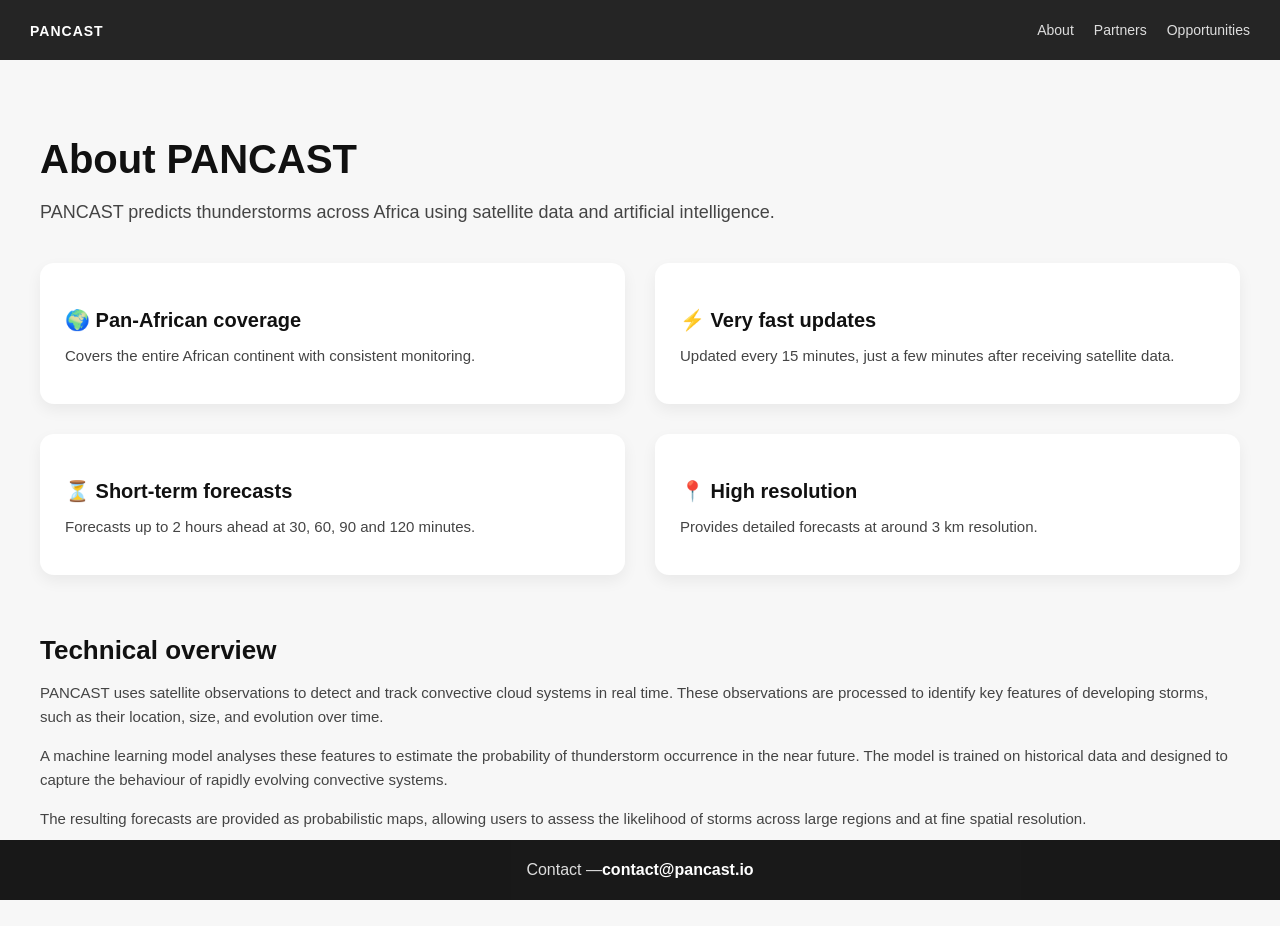
<file: about/index.html>
<!DOCTYPE html>
<html>
<head>

<meta charset="utf-8" />
<meta name="viewport" content="width=device-width, initial-scale=1.0">

<link rel="icon" href="data:image/svg+xml,%3Csvg xmlns='http://www.w3.org/2000/svg' viewBox='0 0 100 100'%3E%3Ctext x='50%25' y='50%25' dominant-baseline='middle' text-anchor='middle' font-size='80'%3E%E2%9A%A1%3C/text%3E%3C/svg%3E">

<title>About</title>

<link rel="stylesheet" href="/css/style.css"/>

<style>
body {
    margin: 0;
    font-family: Arial, sans-serif;
    background: #f7f7f7;
    color: #111;
}

/* NAVBAR */
#navbar {
    position: fixed;
    top: 0;
    width: 100%;
    height: 60px;
    background: rgba(0,0,0,0.85);
    color: white;
    display: flex;
    align-items: center;
    justify-content: space-between;
    padding: 0 30px;
    z-index: 2000;
    box-sizing: border-box;
}

#navbar .logo {
    font-weight: bold;
    font-size: 18px;
}

#navbar .links {
    display: flex;
    gap: 20px;
}

#navbar a {
    color: #ddd;
    text-decoration: none;
    font-size: 14px;
}

#navbar a:hover {
    color: white;
}

/* CONTAINER */
.container {
    width: 100%;
    padding: 110px 40px 80px 40px;
    box-sizing: border-box;
}

/* TITLE */
h1 {
    font-size: 40px;
    margin-bottom: 20px;
}

/* INTRO (FULL WIDTH NOW) */
.container > p {
    font-size: 18px;
    color: #444;
}

/* CARDS */
.cards {
    display: grid;
    grid-template-columns: repeat(2, 1fr);
    grid-template-rows: repeat(2, auto);
    gap: 30px;
    margin-top: 40px;
}

.card {
    background: white;
    border-radius: 14px;
    padding: 25px;
    box-shadow: 0 6px 15px rgba(0,0,0,0.06);
}

.card h3 {
    font-size: 20px;
    margin-bottom: 10px;
}

.card p {
    font-size: 15px;
    color: #444;
}

/* TECH SECTION (FULL WIDTH NOW) */
.tech-section {
    margin-top: 60px;
    width: 100%;
}

.tech-section h2 {
    font-size: 26px;
    margin-bottom: 15px;
}

.tech-section p {
    font-size: 15px;
    color: #444;
    line-height: 1.6;
    margin-bottom: 15px;
}

/* FOOTER */
#footer {
    position: fixed;
    bottom: 0;
    width: 100%;
    height: 60px;
    background: rgba(0,0,0,0.9);
    color: #ddd;
    display: flex;
    align-items: center;
    justify-content: center;
}

#footer b {
    color: white;
}
</style>

</head>

<body>

<!-- NAVBAR -->
<div id="navbar">
    <div class="logo">
        <a href="/" style="color:white; text-decoration:none;">
            PANCAST
        </a>
    </div>
    <div class="links">
        <a href="/about/">About</a>
        <a href="/partners/">Partners</a>
        <a href="/news/">Opportunities</a>
    </div>
</div>

<!-- CONTENT -->
<div class="container">

<h1>About PANCAST</h1>

<p>
PANCAST predicts thunderstorms across Africa using satellite data and artificial intelligence.
</p>

<div class="cards">

    <div class="card">
        <h3>🌍 Pan-African coverage</h3>
        <p>Covers the entire African continent with consistent monitoring.</p>
    </div>

    <div class="card">
        <h3>⚡ Very fast updates</h3>
        <p>Updated every 15 minutes, just a few minutes after receiving satellite data.</p>
    </div>

    <div class="card">
        <h3>⏳ Short-term forecasts</h3>
        <p>Forecasts up to 2 hours ahead at 30, 60, 90 and 120 minutes.</p>
    </div>

    <div class="card">
        <h3>📍 High resolution</h3>
        <p>Provides detailed forecasts at around 3 km resolution.</p>
    </div>

</div>

<!-- TECH DETAILS -->
<div class="tech-section">

<h2>Technical overview</h2>

<p>
PANCAST uses satellite observations to detect and track convective cloud systems in real time. These observations are processed to identify key features of developing storms, such as their location, size, and evolution over time.
</p>

<p>
A machine learning model analyses these features to estimate the probability of thunderstorm occurrence in the near future. The model is trained on historical data and designed to capture the behaviour of rapidly evolving convective systems.
</p>

<p>
The resulting forecasts are provided as probabilistic maps, allowing users to assess the likelihood of storms across large regions and at fine spatial resolution.
</p>

</div>

</div>

<!-- FOOTER -->
<div id="footer">
    Contact — <b>contact@pancast.io</b>
</div>

</body>
</html>
</file>
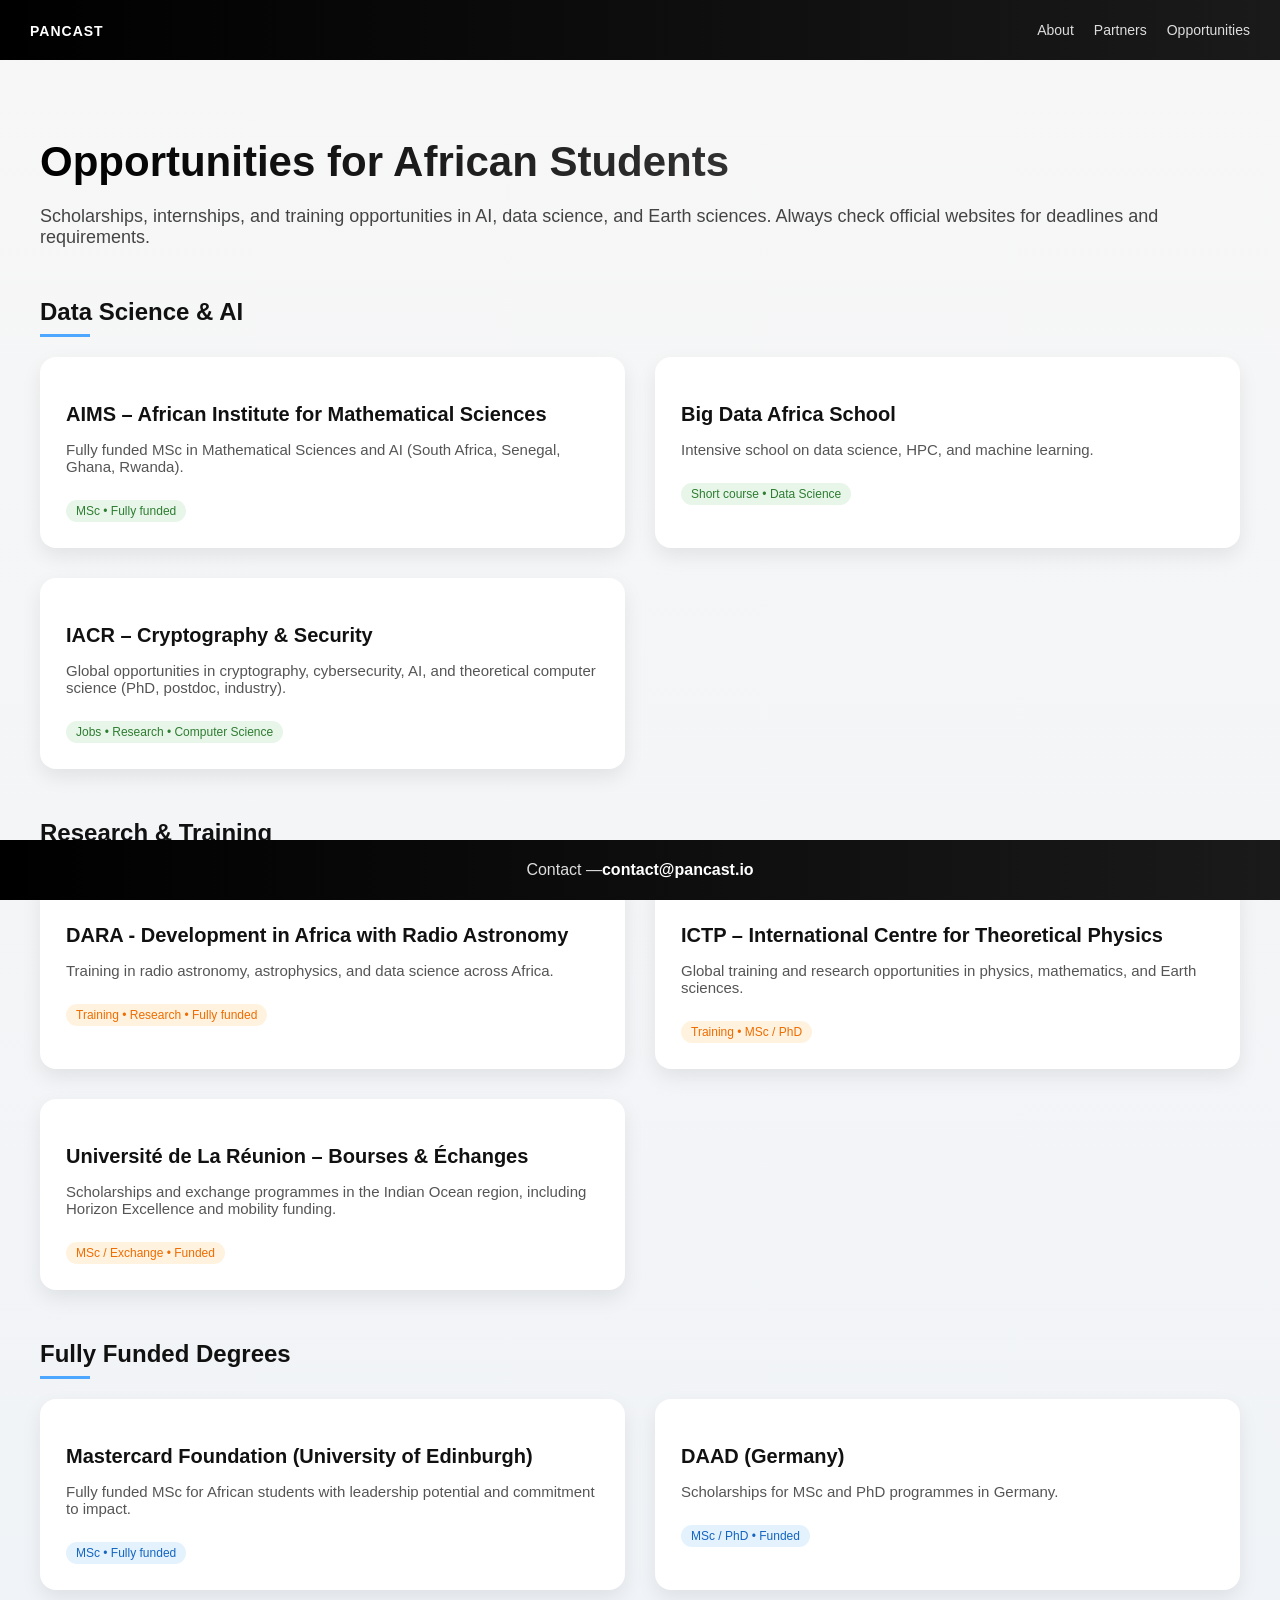
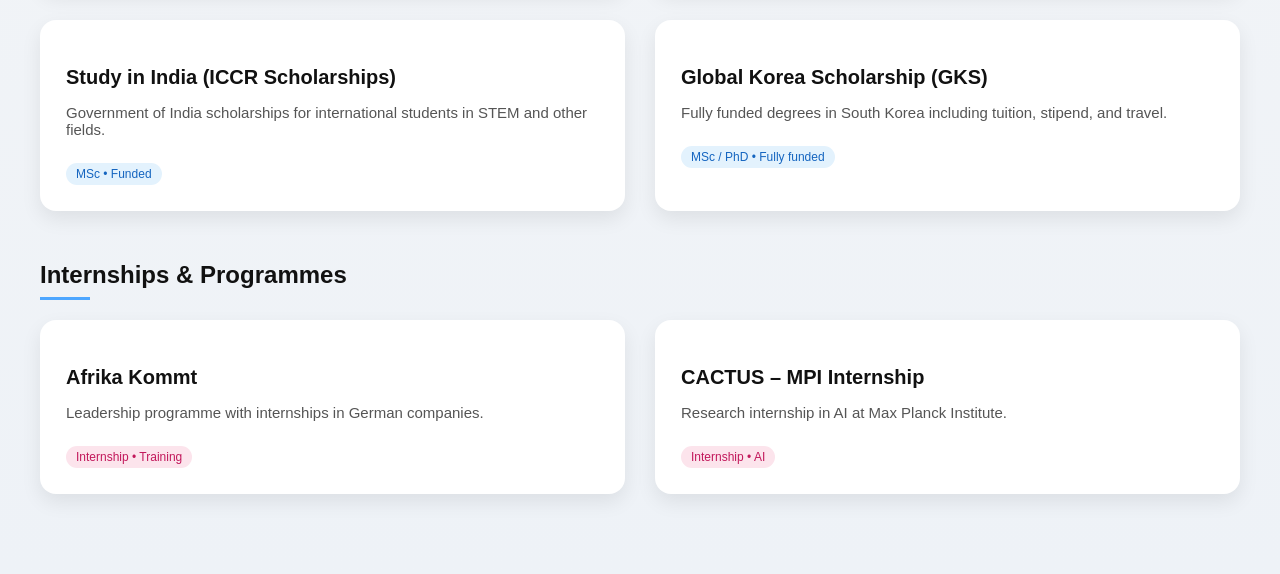
<file: news/index.html>
<!DOCTYPE html>
<html>
<head>

<meta charset="utf-8" />
<meta name="viewport" content="width=device-width, initial-scale=1.0">

<link rel="icon" href="data:image/svg+xml,%3Csvg xmlns='http://www.w3.org/2000/svg' viewBox='0 0 100 100'%3E%3Ctext x='50%25' y='50%25' dominant-baseline='middle' text-anchor='middle' font-size='80'%3E%E2%9A%A1%3C/text%3E%3C/svg%3E">

<title>Opportunities</title>

<link rel="stylesheet" href="/css/style.css"/>

<style>
body {
    margin: 0;
    font-family: Arial, sans-serif;
    background: linear-gradient(180deg, #f7f7f7 0%, #eef2f7 100%);
    color: #111;
}

/* NAVBAR */
#navbar {
    position: fixed;
    top: 0;
    width: 100%;
    height: 60px;
    background: linear-gradient(90deg, #000000, #1a1a1a);
    color: white;
    display: flex;
    align-items: center;
    justify-content: space-between;
    padding: 0 30px;
    z-index: 2000;
}

#navbar .logo {
    font-weight: bold;
    font-size: 18px;
}

#navbar .links {
    display: flex;
    gap: 20px;
}

#navbar a {
    color: #ddd;
    text-decoration: none;
    font-size: 14px;
}

#navbar a:hover {
    color: #4da6ff;
}

/* CONTAINER */
.container {
    width: 100%;
    padding: 110px 40px 80px 40px;
    box-sizing: border-box;
}

/* TITLE */
h1 {
    font-size: 42px;
    margin-bottom: 20px;
    background: linear-gradient(90deg, #000, #555);
    -webkit-background-clip: text;
    -webkit-text-fill-color: transparent;
}

/* INTRO (FIXED WIDTH ISSUE) */
.container > p {
    font-size: 18px;
    color: #444;
}

/* SECTION TITLES */
h2 {
    margin-top: 50px;
    font-size: 24px;
    position: relative;
}

h2::after {
    content: "";
    display: block;
    width: 50px;
    height: 3px;
    background: #4da6ff;
    margin-top: 8px;
}

/* CARDS */
.cards {
    display: grid;
    grid-template-columns: repeat(2, 1fr);
    gap: 30px;
    margin-top: 20px;
}

.card {
    background: white;
    border-radius: 16px;
    padding: 25px;
    box-shadow: 0 8px 20px rgba(0,0,0,0.08);
    text-decoration: none;
    color: inherit;
    transition: all 0.2s ease;
    border: 1px solid transparent;
}

.card:hover {
    transform: translateY(-6px);
    box-shadow: 0 12px 25px rgba(0,0,0,0.12);
    border: 1px solid #4da6ff;
}

.card h3 {
    font-size: 20px;
    margin-bottom: 10px;
}

.card p {
    font-size: 15px;
    color: #555;
}

.card span {
    display: inline-block;
    margin-top: 10px;
    padding: 4px 10px;
    font-size: 12px;
    border-radius: 20px;
}

/* CATEGORY COLOURS */
.cards:nth-of-type(1) .card span {
    background: #e8f5e9;
    color: #2e7d32;
}

.cards:nth-of-type(2) .card span {
    background: #fff3e0;
    color: #ef6c00;
}

.cards:nth-of-type(3) .card span {
    background: #e3f2fd;
    color: #1565c0;
}

.cards:nth-of-type(4) .card span {
    background: #fce4ec;
    color: #c2185b;
}

/* FOOTER */
#footer {
    position: fixed;
    bottom: 0;
    width: 100%;
    height: 60px;
    background: linear-gradient(90deg, #000, #1a1a1a);
    color: #ddd;
    display: flex;
    align-items: center;
    justify-content: center;
}

#footer b {
    color: white;
}
</style>

</head>

<body>

<!-- NAVBAR -->
<div id="navbar">
    <div class="logo">
        <a href="/" style="color:white; text-decoration:none;">
            PANCAST
        </a>
    </div>
    <div class="links">
        <a href="/about/">About</a>
        <a href="/partners/">Partners</a>
        <a href="/news/">Opportunities</a>
    </div>
</div>

<!-- CONTENT -->
<div class="container">

<h1>Opportunities for African Students</h1>

<p>
Scholarships, internships, and training opportunities in AI, data science, and Earth sciences.
Always check official websites for deadlines and requirements.
</p>

<!-- DATA SCIENCE & AI -->
<h2>Data Science & AI</h2>

<div class="cards">

    <a class="card" href="https://aims.ac.za/academics/prospective_students/" target="_blank">
        <h3>AIMS – African Institute for Mathematical Sciences</h3>
        <p>Fully funded MSc in Mathematical Sciences and AI (South Africa, Senegal, Ghana, Rwanda).</p>
        <span>MSc • Fully funded</span>
    </a>

    <a class="card" href="https://www.sarao.ac.za/researchandstudy/6th-big-data-africa-school/" target="_blank">
        <h3>Big Data Africa School</h3>
        <p>Intensive school on data science, HPC, and machine learning.</p>
        <span>Short course • Data Science</span>
    </a>

    <a class="card" href="https://www.iacr.org/jobs/" target="_blank">
        <h3>IACR – Cryptography & Security</h3>
        <p>Global opportunities in cryptography, cybersecurity, AI, and theoretical computer science (PhD, postdoc, industry).</p>
        <span>Jobs • Research • Computer Science</span>
    </a>

</div>

<!-- RESEARCH & TRAINING -->
<h2>Research & Training</h2>

<div class="cards">

    <a class="card" href="https://www.dara-project.org/basic-program" target="_blank">
        <h3>DARA - Development in Africa with Radio Astronomy</h3>
        <p>Training in radio astronomy, astrophysics, and data science across Africa.</p>
        <span>Training • Research • Fully funded</span>
    </a>

    <a class="card" href="https://www.ictp.it/home/opportunities-overview" target="_blank">
        <h3>ICTP – International Centre for Theoretical Physics</h3>
        <p>Global training and research opportunities in physics, mathematics, and Earth sciences.</p>
        <span>Training • MSc / PhD</span>
    </a>

    <a class="card" href="https://www.univ-reunion.fr/international/venir-etudier-a-luniversite-de-la-reunion/bourse-et-programme-dechange/" target="_blank">
        <h3>Université de La Réunion – Bourses & Échanges</h3>
        <p>Scholarships and exchange programmes in the Indian Ocean region, including Horizon Excellence and mobility funding.</p>
        <span>MSc / Exchange • Funded</span>
    </a>

</div>

<!-- DEGREES -->
<h2>Fully Funded Degrees</h2>

<div class="cards">

    <a class="card" href="https://edinburgh-global.ed.ac.uk/mastercard-foundation-scholars-program/apply-for-a-scholarship/on-campus-postgraduate-scholarships" target="_blank">
        <h3>Mastercard Foundation (University of Edinburgh)</h3>
        <p>Fully funded MSc for African students with leadership potential and commitment to impact.</p>
        <span>MSc • Fully funded</span>
    </a>

    <a class="card" href="https://www.daad.de/en/studying-in-germany/scholarships/daad-scholarships/" target="_blank">
        <h3>DAAD (Germany)</h3>
        <p>Scholarships for MSc and PhD programmes in Germany.</p>
        <span>MSc / PhD • Funded</span>
    </a>

    <a class="card" href="https://a2ascholarships.iccr.gov.in/" target="_blank">
        <h3>Study in India (ICCR Scholarships)</h3>
        <p>Government of India scholarships for international students in STEM and other fields.</p>
        <span>MSc • Funded</span>
    </a>

    <a class="card" href="https://gksscholarship.com/" target="_blank">
        <h3>Global Korea Scholarship (GKS)</h3>
        <p>Fully funded degrees in South Korea including tuition, stipend, and travel.</p>
        <span>MSc / PhD • Fully funded</span>
    </a>

</div>

<!-- INTERNSHIPS -->
<h2>Internships & Programmes</h2>

<div class="cards">

    <a class="card" href="https://afrika-kommt.de" target="_blank">
        <h3>Afrika Kommt</h3>
        <p>Leadership programme with internships in German companies.</p>
        <span>Internship • Training</span>
    </a>

    <a class="card" href="https://www.projects.tuebingen.mpg.de/internship/" target="_blank">
        <h3>CACTUS – MPI Internship</h3>
        <p>Research internship in AI at Max Planck Institute.</p>
        <span>Internship • AI</span>
    </a>

</div>

</div>

<!-- FOOTER -->
<div id="footer">
    Contact — <b>contact@pancast.io</b>
</div>

</body>
</html>
</file>
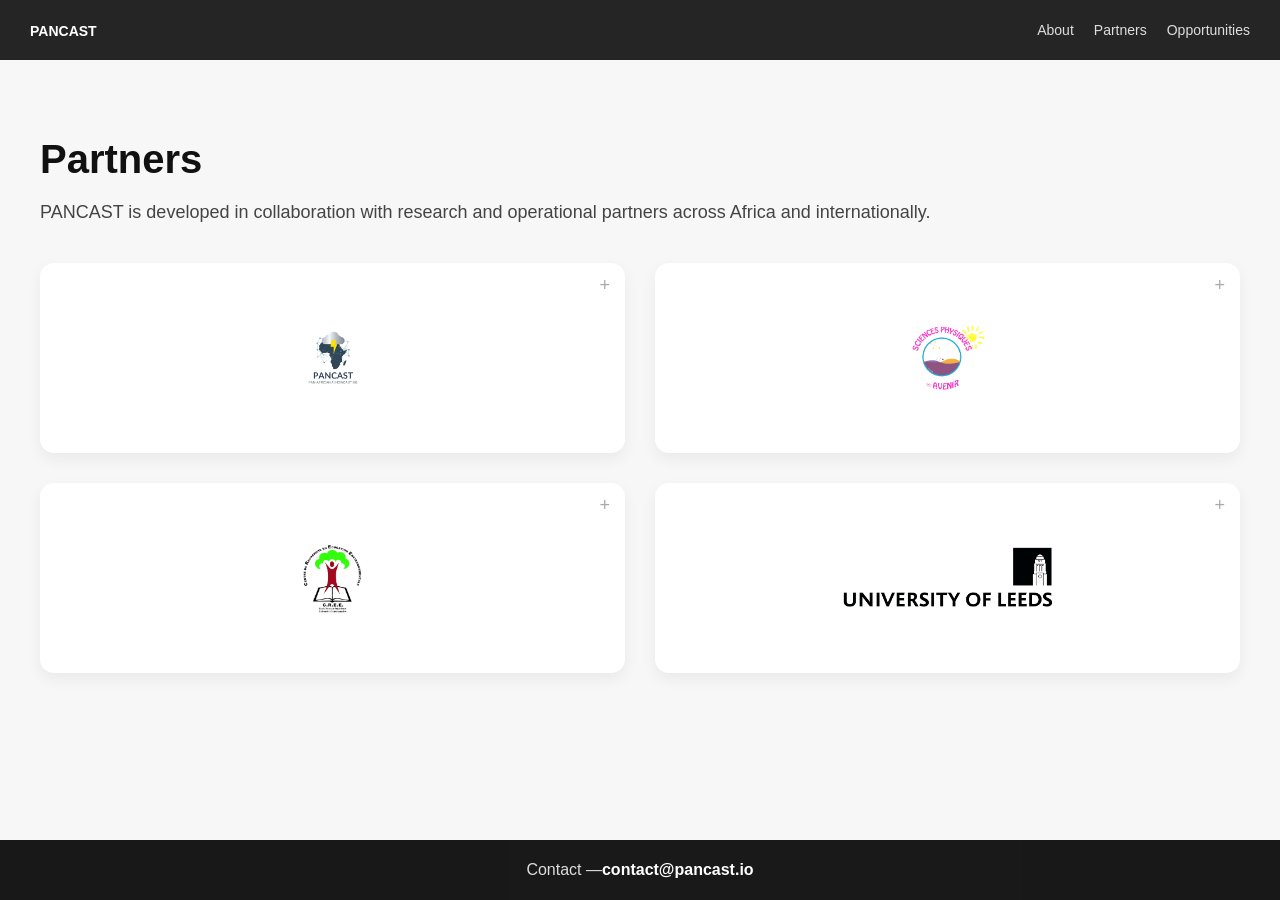
<file: partners/index.html>
<!DOCTYPE html>
<html>
<head>

<meta charset="utf-8" />
<meta name="viewport" content="width=device-width, initial-scale=1.0">

<link rel="icon" href="data:image/svg+xml,%3Csvg xmlns='http://www.w3.org/2000/svg' viewBox='0 0 100 100'%3E%3Ctext x='50%25' y='50%25' dominant-baseline='middle' text-anchor='middle' font-size='80'%3E%E2%9A%A1%3C/text%3E%3C/svg%3E">

<title>PANCAST – Partners</title>

<style>
body {
    margin: 0;
    font-family: Arial, sans-serif;
    background: #f7f7f7;
    color: #111;
}

/* NAVBAR */
#navbar {
    position: fixed;
    top: 0;
    width: 100%;
    height: 60px;
    background: rgba(0,0,0,0.85);
    color: white;
    display: flex;
    align-items: center;
    justify-content: space-between;
    padding: 0 30px;
    z-index: 2000;
    box-sizing: border-box;
}

#navbar .logo {
    font-weight: bold;
    font-size: 18px;
}

#navbar .links {
    display: flex;
    gap: 20px;
}

#navbar a {
    color: #ddd;
    text-decoration: none;
    font-size: 14px;
}

#navbar a:hover {
    color: white;
}

/* CONTAINER */
.container {
    width: 100%;
    padding: 110px 40px 80px 40px;
    box-sizing: border-box;
}

/* TITLE */
h1 {
    font-size: 40px;
    margin-bottom: 20px;
}

/* INTRO */
.container > p {
    font-size: 18px;
    color: #444;
    max-width: 900px;
}

/* GRID */
.grid-2 {
    display: grid;
    grid-template-columns: repeat(2, 1fr);
    grid-template-rows: repeat(2, auto);
    gap: 30px;
    margin-top: 40px;
}

/* CARD */
.card {
    background: white;
    border-radius: 14px;
    padding: 25px;
    box-shadow: 0 6px 15px rgba(0,0,0,0.06);

    display: flex;
    flex-direction: column;
    align-items: center;
    justify-content: center;

    min-height: 140px;
    cursor: pointer;
    position: relative;
}

/* LOGO */
.card img {
    height: 70px;
}

/* DESCRIPTION */
.desc {
    margin-top: 15px;
    font-size: 14px;
    color: #444;
    text-align: center;
    display: none;
}

.card.active .desc {
    display: block;
}

/* ➕ PLUS ICON */
.plus {
    position: absolute;
    top: 12px;
    right: 15px;
    font-size: 18px;
    color: #aaa;
    transition: transform 0.2s ease;
}

/* rotate when open */
.card.active .plus {
    transform: rotate(45deg);
}

/* FOOTER */
#footer {
    position: fixed;
    bottom: 0;
    width: 100%;
    height: 60px;
    background: rgba(0,0,0,0.9);
    color: #ddd;
    display: flex;
    align-items: center;
    justify-content: center;
}

#footer b {
    color: white;
}
</style>

</head>

<body>

<!-- NAVBAR -->
<div id="navbar">
    <div class="logo">
        <a href="/" style="color:white; text-decoration:none;">
            PANCAST
        </a>
    </div>
    <div class="links">
        <a href="/about/">About</a>
        <a href="/partners/">Partners</a>
        <a href="/news/">Opportunities</a>
    </div>
</div>

<div class="container">

<h1>Partners</h1>

<p>
PANCAST is developed in collaboration with research and operational partners across Africa and internationally.
</p>

<div class="grid-2">

    <div class="card" onclick="toggleDesc(this)">
        <span class="plus">+</span>
        <img src="../images/logo/pancast.png">
        <div class="desc">
            PANCAST is an AI-based nowcasting system for predicting thunderstorms across Africa.
        </div>
    </div>

    <div class="card" onclick="toggleDesc(this)">
        <span class="plus">+</span>
        <img src="../images/logo/spa.png">
        <div class="desc">
            Sciences Physiques et Avenir supports scientific outreach and education in Madagascar.
        </div>
    </div>

    <div class="card" onclick="toggleDesc(this)">
        <span class="plus">+</span>
        <img src="../images/logo/cree.jpg">
        <div class="desc">
            CREE conducts research on environment, climate and Earth systems in Madagascar.
        </div>
    </div>

    <div class="card" onclick="toggleDesc(this)">
        <span class="plus">+</span>
        <img src="../images/logo/leeds.png">
        <div class="desc">
            The University of Leeds contributes expertise in machine learning and weather forecasting.
        </div>
    </div>

</div>

</div>

<div id="footer">
    Contact — <b>contact@pancast.io</b>
</div>

<script>
function toggleDesc(box) {
    document.querySelectorAll('.card').forEach(b => {
        if (b !== box) b.classList.remove('active');
    });
    box.classList.toggle("active");
}
</script>

</body>
</html>
</file>
<file: css/style.css>
#map {
    height: 100vh;
}

#timeline {
    position: absolute;
    bottom: 20px;
    left: 50%;
    transform: translateX(-50%);
    z-index: 1000;
    background: rgba(0,0,0,0.8);
    padding: 12px 18px;
    border-radius: 8px;
    display: flex;
    flex-direction: column;
    align-items: center;
    gap: 8px;
}

#timelineControls {
    display: flex;
    align-items: center;
    gap: 10px;
}

#runtime {
    color: white;
    font-size: 16px;
    font-family: Arial, sans-serif;
}

#validTime {
    font-weight: bold;
}

#slider {
    width: 280px;
}

button {
    background: white;
    border: none;
    padding: 6px 10px;
    cursor: pointer;
    border-radius: 4px;
}

#legend {
    position: absolute;
    top: 50%;
    left: 20px;
    transform: translateY(-50%);
    z-index: 1000;
    background: rgba(255,255,255,0.95);
    padding: 12px;
    border-radius: 8px;
    box-shadow: 0 0 10px rgba(0,0,0,0.25);
    font-family: Arial, sans-serif;
    font-size: 14px;
}

#legendHeader {
    display: flex;
    justify-content: space-between;
    align-items: center;
    font-weight: bold;
    margin-bottom: 8px;
}

#legendToggle {
    background: white;
    border: 1px solid #ccc;
    font-size: 14px;
    padding: 4px 8px;
    border-radius: 4px;
}

.legendLabel {
    text-align: center;
    margin: 4px 0;
}

#colorbar {
    width: 30px;
    height: 150px;
    margin: 10px auto;
    background: linear-gradient(
        to top,
        #440154,
        #482878,
        #3e4989,
        #31688e,
        #26828e,
        #1f9e89,
        #35b779,
        #6ece58,
        #b5de2b,
        #fde725
    );
    border-radius: 4px;
}

#legendBody {
    display: none;
}

#titleBox {
    position: absolute;
    top: 15px;
    left: 50%;
    transform: translateX(-50%);
    z-index: 1000;
    background: rgba(0,0,0,0.8);
    color: white;
    padding: 10px 18px;
    font-family: Arial, sans-serif;
    font-size: 18px;
    border-radius: 8px;
    text-align: center;
    font-weight: 600;
    letter-spacing: 0.3px;
    white-space: nowrap;
}

@media (max-width: 768px) {

#timeline {
    width: 90vw;
    padding: 6px 8px;
    gap: 4px;
    bottom: 12px;
}

#runtime {
    font-size: 12px;
}

#timelineControls {
    gap: 6px;
}

#slider {
    width: 55vw;
}

button {
    padding: 4px 6px;
    font-size: 14px;
}

}

#navbar {
    position: fixed;
    top: 0;
    width: 100%;
    height: 60px;
    background: rgba(0,0,0,0.85);
    color: white;
    display: flex;
    align-items: center;
    justify-content: space-between;
    padding: 0 30px;
    z-index: 2000;
    font-family: Arial, sans-serif;
    box-sizing: border-box;
}

#navbar .logo {
    font-weight: bold;
    font-size: 18px;
    letter-spacing: 1px;
    cursor: pointer;
}

#navbar .links {
    display: flex;
    gap: 20px;
}

#navbar a {
    color: #ddd;
    text-decoration: none;
    font-size: 14px;
    transition: 0.2s;
}

#navbar a:hover {
    color: white;
}
</file>
